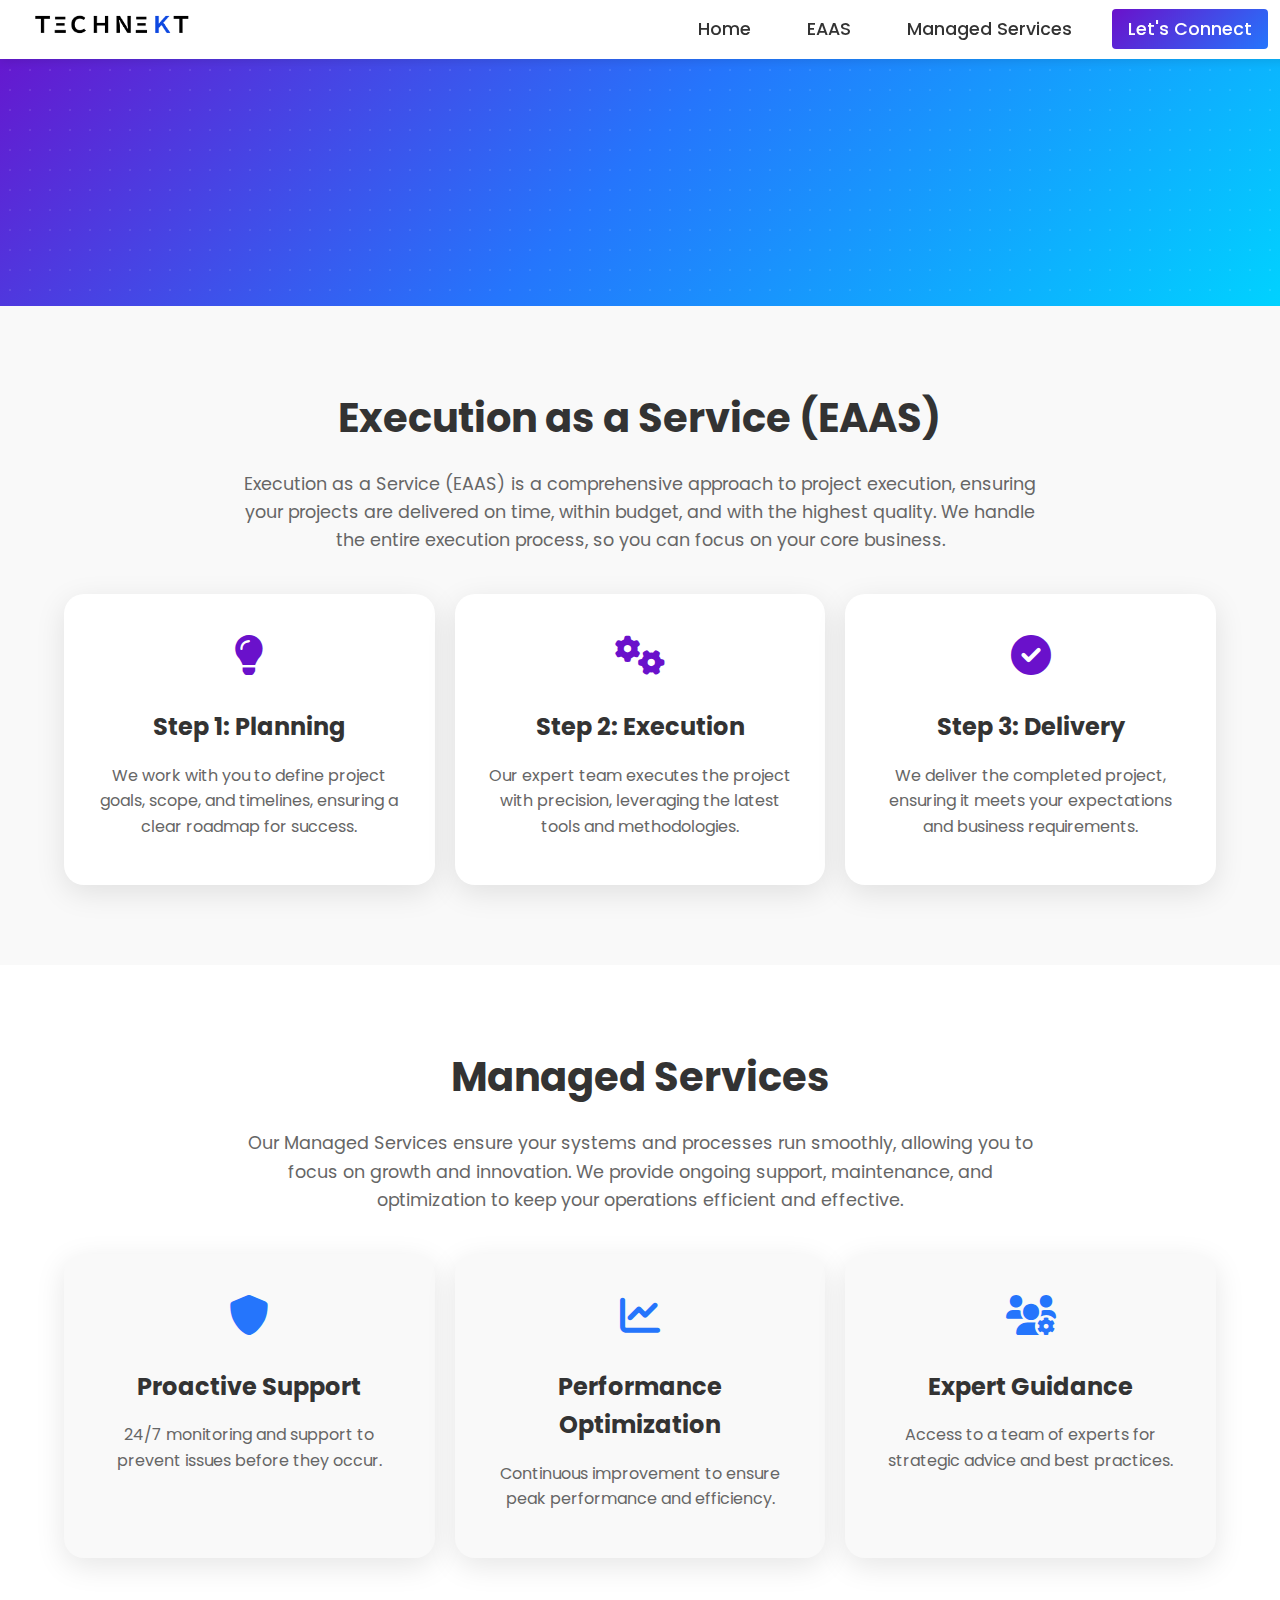
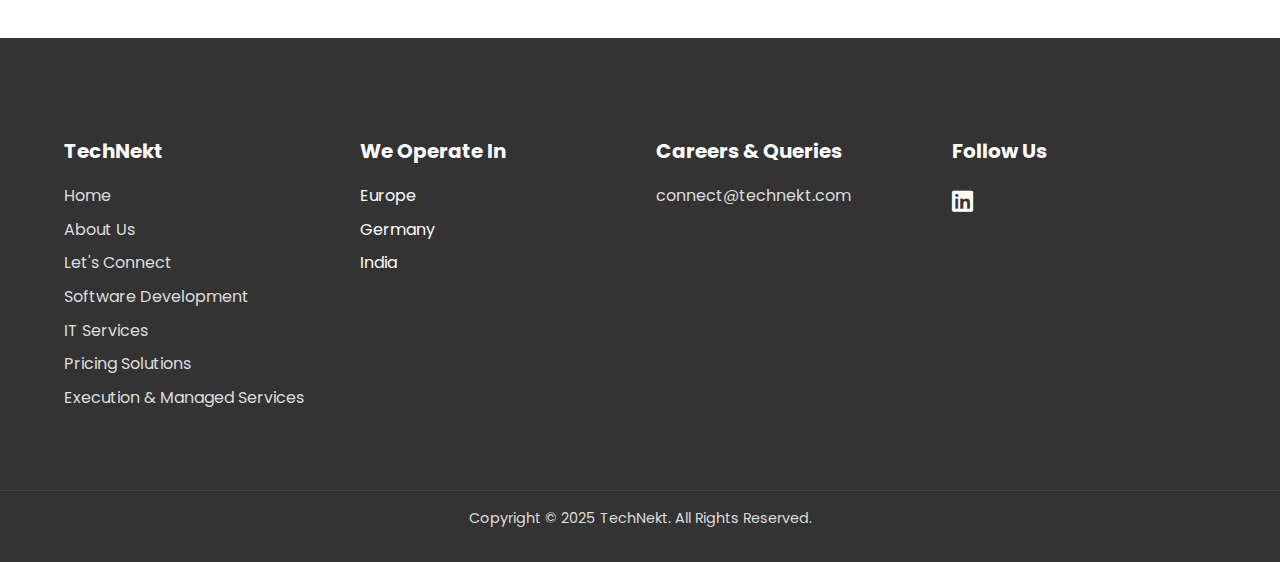
<file: expertise/eaas.html>
<!DOCTYPE html>
<html lang="en">
<head>
  <meta charset="UTF-8">
  <meta name="viewport" content="width=device-width, initial-scale=1.0">
  <title>Execution and Managed Services</title>
  <link rel="icon" type="image/png" href="../images/icon.jpeg">
  <link rel="stylesheet" href="eaas.css">
  <link href="https://fonts.googleapis.com/css2?family=Poppins:wght@300;400;500;600;700&display=swap" rel="stylesheet">
  <link rel="stylesheet" href="https://cdnjs.cloudflare.com/ajax/libs/font-awesome/6.0.0/css/all.min.css">
</head>
<body>


 <!-- Navbar -->
 <nav class="navbar">
  <div class="brand">
    <a href="../">
      <img src="../images/logo.png" alt="Company Logo" class="logo-img">
  </a>
  </div>
  <div class="hamburger" id="hamburger">
    <i class="fas fa-bars"></i>
  </div>
  <ul class="nav-links" id="nav-links">
    <li><a href="../">Home</a></li>
    <li><a href="#execution">EAAS</a></li>
    <li><a href="#msp">Managed Services</a></li>
    <li><a href="../#connect" class="nav-connect-btn">Let's Connect</a></li>
  </ul>
</nav>

  <!-- Banner Section -->
  <header class="page-banner">
    <div class="container">
      <h1 class="banner-title">Execution and Managed Services</h1>
      <p class="banner-subtitle">Delivering excellence through EAAS and Managed Services.</p>
    </div>
  </header>

  <!-- EAAS Section -->
  <section class="eaas-section" id="execution">
    <div class="container">
      <h2>Execution as a Service (EAAS)</h2>
      <p class="intro">
        Execution as a Service (EAAS) is a comprehensive approach to project execution, ensuring your projects are delivered on time, within budget, and with the highest quality. We handle the entire execution process, so you can focus on your core business.
      </p>
      <div class="steps">
        <!-- Step 1 -->
        <div class="step">
          <div class="step-icon"><i class="fas fa-lightbulb"></i></div>
          <h3>Step 1: Planning</h3>
          <p>We work with you to define project goals, scope, and timelines, ensuring a clear roadmap for success.</p>
        </div>
        <!-- Step 2 -->
        <div class="step">
          <div class="step-icon"><i class="fas fa-cogs"></i></div>
          <h3>Step 2: Execution</h3>
          <p>Our expert team executes the project with precision, leveraging the latest tools and methodologies.</p>
        </div>
        <!-- Step 3 -->
        <div class="step">
          <div class="step-icon"><i class="fas fa-check-circle"></i></div>
          <h3>Step 3: Delivery</h3>
          <p>We deliver the completed project, ensuring it meets your expectations and business requirements.</p>
        </div>
      </div>
    </div>
  </section>

  <!-- Managed Services Section -->
  <section class="managed-services-section" id="msp">
    <div class="container">
      <h2>Managed Services</h2>
      <p class="intro">
        Our Managed Services ensure your systems and processes run smoothly, allowing you to focus on growth and innovation. We provide ongoing support, maintenance, and optimization to keep your operations efficient and effective.
      </p>
      <div class="benefits">
        <div class="benefit">
          <div class="benefit-icon"><i class="fas fa-shield-alt"></i></div>
          <h3>Proactive Support</h3>
          <p>24/7 monitoring and support to prevent issues before they occur.</p>
        </div>
        <div class="benefit">
          <div class="benefit-icon"><i class="fas fa-chart-line"></i></div>
          <h3>Performance Optimization</h3>
          <p>Continuous improvement to ensure peak performance and efficiency.</p>
        </div>
        <div class="benefit">
          <div class="benefit-icon"><i class="fas fa-users-cog"></i></div>
          <h3>Expert Guidance</h3>
          <p>Access to a team of experts for strategic advice and best practices.</p>
        </div>
      </div>
    </div>
  </section>

 <!-- Footer -->
 <footer class="footer" id="footer">
  <div class="container">
    <!-- First Column: Company Name and Navbar Contents -->
    <div class="footer-column">
      <h5>TechNekt</h5>
      <ul>
        <li><a href="../">Home</a></li>
        <li><a href="../#about">About Us</a></li>
        <li><a href="../#connect">Let's Connect</a></li>
        <li><a href="../expertise/softwareDev.html">Software Development</a></li>
        <li><a href="../expertise/ourServices.html">IT Services</a></li>
        <li><a href="../expertise/pricingSolutions.html">Pricing Solutions</a></li>
        <li><a href="../expertise/eaas.html">Execution & Managed Services</a></li>
      </ul>
    </div>

    <!-- Second Column: Locations -->
    <div class="footer-column">
      <h5>We Operate In</h5>
      <ul>
        <li>Europe</li>
        <li>Germany</li>
        <li>India</li>
      </ul>
    </div>

    <!-- Third Column: Careers and Queries -->
    <div class="footer-column">
      <h5>Careers & Queries</h5>
      <ul>
        <li><a href="mailto:connect@technekt.com">connect@technekt.com</a></li>
      </ul>
    </div>

    <!-- Fourth Column: Social Media -->
    <div class="footer-column">
      <h5>Follow Us</h5>
      <ul class="social-media">
        <!-- <li><a href="#" class="social-icon"><i class="fab fa-twitter"></i></a></li>
        <li><a href="#" class="social-icon"><i class="fab fa-facebook"></i></a></li> -->
        <li><a href="#" class="social-icon"><i class="fab fa-linkedin"></i></a></li>
        <!-- <li><a href="#" class="social-icon"><i class="fab fa-instagram"></i></a></li> -->
      </ul>
    </div>
  </div>

  <!-- Copyright Notice -->
  <div class="text-center">
    <p>Copyright © 2025 TechNekt. All Rights Reserved.</p>
  </div>
</footer>

  <script src="eaas.js"></script>
</body>
</html>
</file>
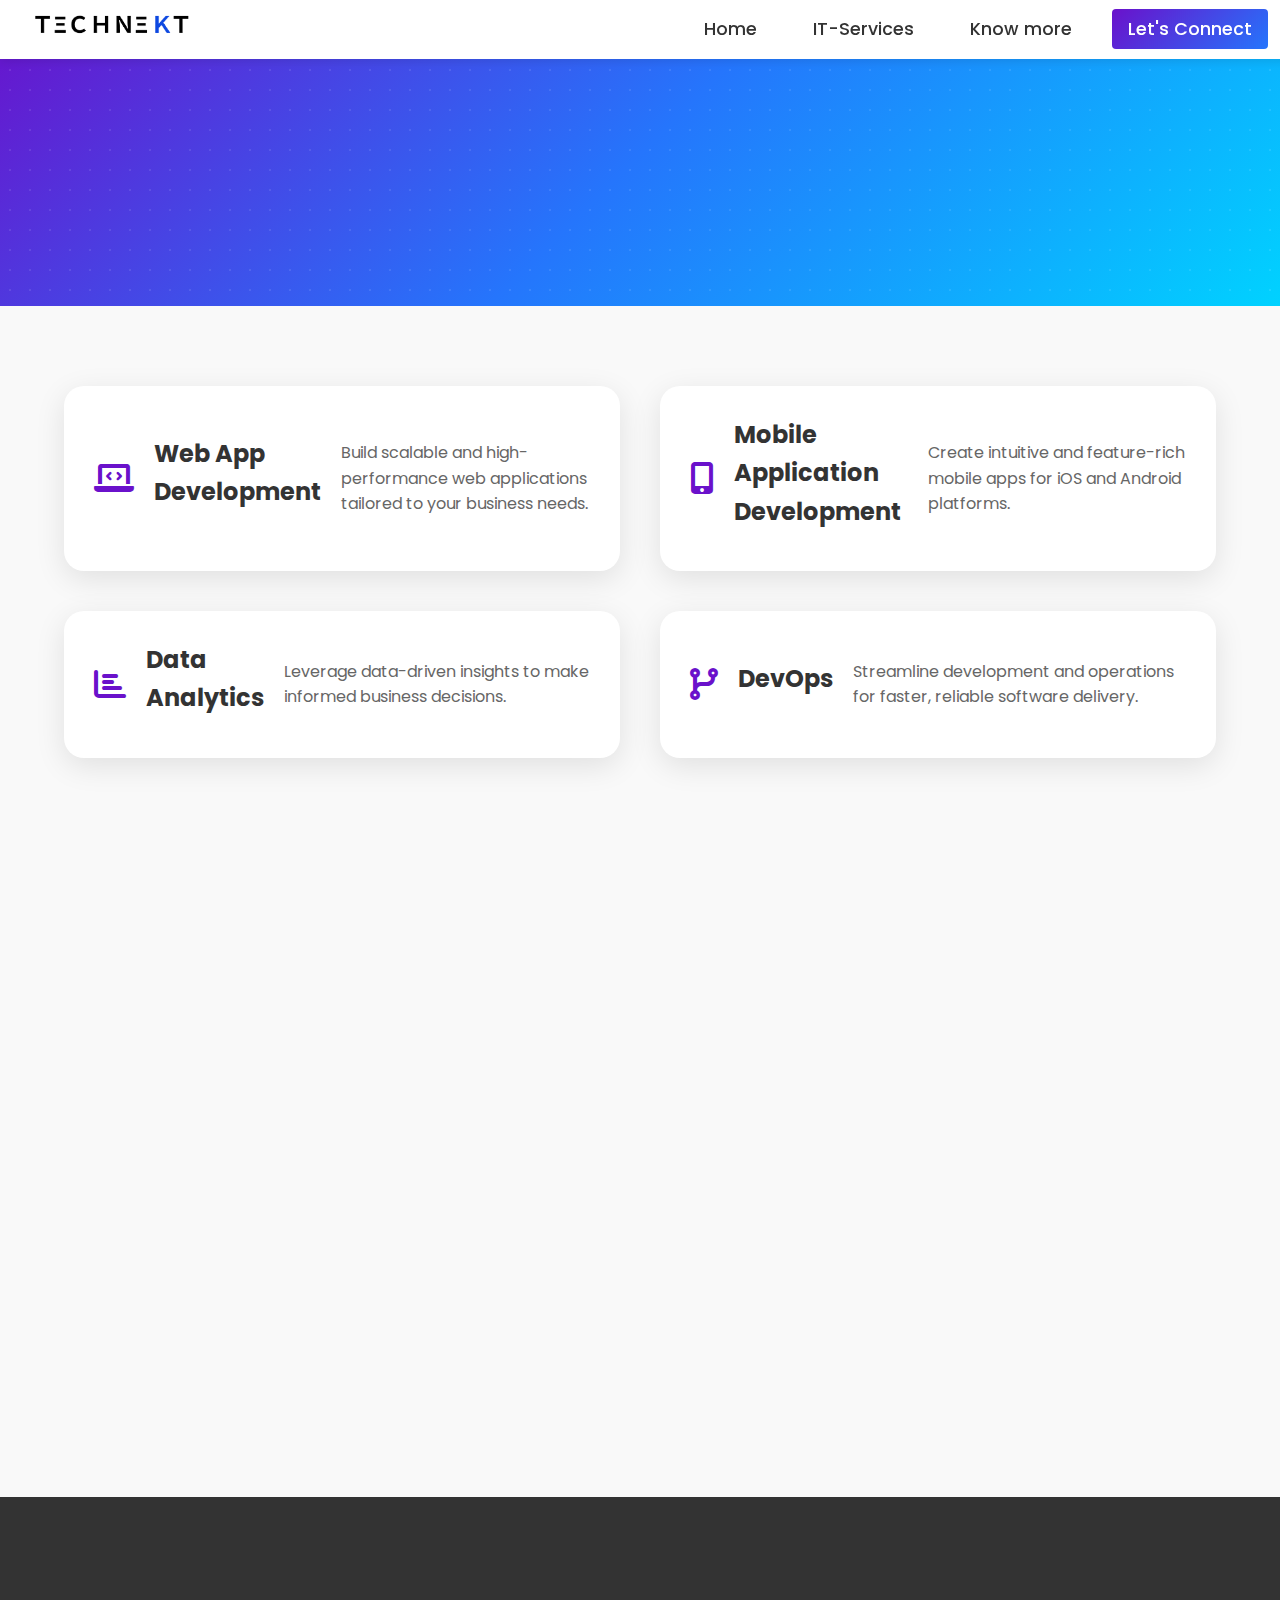
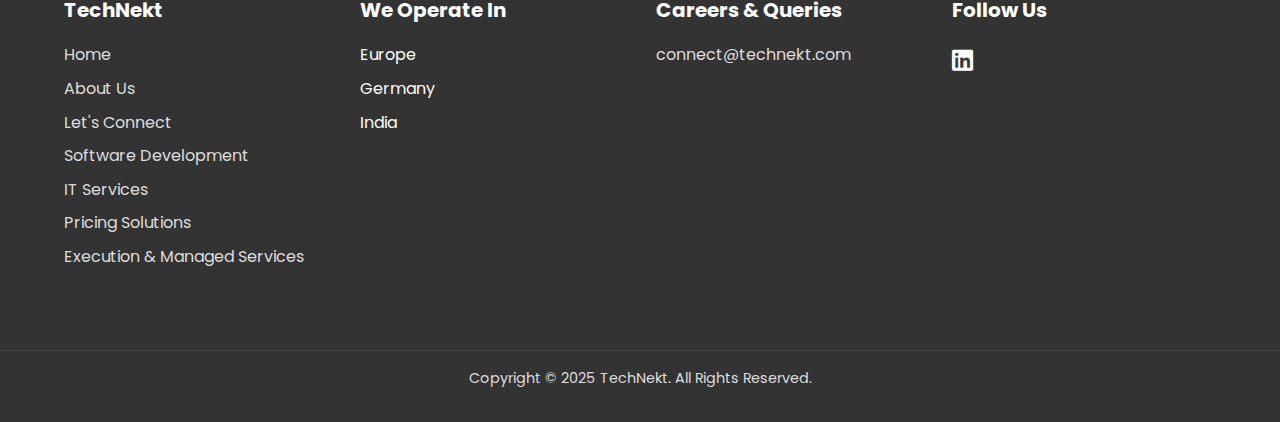
<file: expertise/ourServices.html>
<!DOCTYPE html>
<html lang="en">
<head>
  <meta charset="UTF-8">
  <meta name="viewport" content="width=device-width, initial-scale=1.0">
  <title>IT Services</title>
  <link rel="icon" type="image/png" href="../images/icon.jpeg">
  <link rel="stylesheet" href="ourServices.css">
  <link href="https://fonts.googleapis.com/css2?family=Poppins:wght@300;400;500;600;700&display=swap" rel="stylesheet">
  <link rel="stylesheet" href="https://cdnjs.cloudflare.com/ajax/libs/font-awesome/6.0.0/css/all.min.css">
</head>
<body>

  <!-- Navbar -->
  <nav class="navbar">
    <div class="brand">
      <a href="../">
        <img src="../images/logo.png" alt="Company Logo" class="logo-img">
    </a>
    </div>
    <div class="hamburger" id="hamburger">
      <i class="fas fa-bars"></i>
    </div>
    <ul class="nav-links" id="nav-links">
      <li><a href="../">Home</a></li>
      <li><a href="#it-services">IT-Services</a></li>
      <li><a href="#footer">Know more</a></li>
      <li><a href="../#connect" class="nav-connect-btn">Let's Connect</a></li>
    </ul>
  </nav>

  <!-- Page Banner -->
  <header class="page-banner">
    <div class="container">
      <h1 class="banner-title">Our Services</h1>
      <p class="banner-subtitle">Innovative solutions tailored to your business needs.</p>
    </div>
  </header>

  <!-- Services Grid -->
  <section class="services-grid" id="it-services">
    <div class="container">
      <!-- Row 1 -->
      <div class="service">
        <div class="icon"><i class="fas fa-laptop-code"></i></div>
        <h3>Web App Development</h3>
        <p>Build scalable and high-performance web applications tailored to your business needs.</p>
      </div>
      <div class="service">
        <div class="icon"><i class="fas fa-mobile-alt"></i></div>
        <h3>Mobile Application Development</h3>
        <p>Create intuitive and feature-rich mobile apps for iOS and Android platforms.</p>
      </div>

      <!-- Row 2 -->
      <div class="service">
        <div class="icon"><i class="fas fa-chart-bar"></i></div>
        <h3>Data Analytics</h3>
        <p>Leverage data-driven insights to make informed business decisions.</p>
      </div>
      <div class="service">
        <div class="icon"><i class="fas fa-code-branch"></i></div>
        <h3>DevOps</h3>
        <p>Streamline development and operations for faster, reliable software delivery.</p>
      </div>

      <!-- Row 3 -->
      <div class="service">
        <div class="icon"><i class="fas fa-palette"></i></div>
        <h3>UI/UX Design</h3>
        <p>Design user-centric interfaces that enhance user experience and engagement.</p>
      </div>
      <div class="service">
        <div class="icon"><i class="fas fa-check-circle"></i></div>
        <h3>Quality Assurance</h3>
        <p>Ensure flawless functionality and performance of your software solutions.</p>
      </div>

      <!-- Row 4 -->
      <div class="service">
        <div class="icon"><i class="fas fa-cogs"></i></div>
        <h3>Pricefx Implementation Services</h3>
        <p>Expert implementation of Pricefx to optimize your pricing strategies.</p>
      </div>
      <div class="service">
        <div class="icon"><i class="fas fa-search"></i></div>
        <h3>Pricefx Fit-To-Standard Analysis</h3>
        <p>Analyze and align your business processes with Pricefx best practices.</p>
      </div>

      <!-- Row 5 -->
      <div class="service">
        <div class="icon"><i class="fas fa-users-cog"></i></div>
        <h3>Management Services</h3>
        <p>Comprehensive management solutions to drive operational efficiency.</p>
      </div>
      <div class="service">
        <div class="icon"><i class="fas fa-rocket"></i></div>
        <h3>EAAS (Execution as a Service)</h3>
        <p>End-to-end execution services to bring your projects to life.</p>
      </div>
    </div>
  </section>

  <!-- Footer -->
  <footer class="footer" id="footer">
    <div class="container">
      <!-- First Column: Company Name and Navbar Contents -->
      <div class="footer-column">
        <h5>TechNekt</h5>
        <ul>
          <li><a href="../">Home</a></li>
          <li><a href="../#about">About Us</a></li>
          <li><a href="../#connect">Let's Connect</a></li>
          <li><a href="../expertise/softwareDev.html">Software Development</a></li>
          <li><a href="../expertise/ourServices.html">IT Services</a></li>
          <li><a href="../expertise/pricingSolutions.html">Pricing Solutions</a></li>
          <li><a href="../expertise/eaas.html">Execution & Managed Services</a></li>
        </ul>
      </div>
  
      <!-- Second Column: Locations -->
      <div class="footer-column">
        <h5>We Operate In</h5>
        <ul>
          <li>Europe</li>
          <li>Germany</li>
          <li>India</li>
        </ul>
      </div>
  
      <!-- Third Column: Careers and Queries -->
      <div class="footer-column">
        <h5>Careers & Queries</h5>
        <ul>
          <li><a href="mailto:connect@technekt.com">connect@technekt.com</a></li>
        </ul>
      </div>
  
      <!-- Fourth Column: Social Media -->
      <div class="footer-column">
        <h5>Follow Us</h5>
        <ul class="social-media">
          <!-- <li><a href="#" class="social-icon"><i class="fab fa-twitter"></i></a></li>
          <li><a href="#" class="social-icon"><i class="fab fa-facebook"></i></a></li> -->
          <li><a href="#" class="social-icon"><i class="fab fa-linkedin"></i></a></li>
          <!-- <li><a href="#" class="social-icon"><i class="fab fa-instagram"></i></a></li> -->
        </ul>
      </div>
    </div>
  
    <!-- Copyright Notice -->
    <div class="text-center">
      <p>Copyright © 2025 TechNekt. All Rights Reserved.</p>
    </div>
  </footer>

  <script src="ourServices.js"></script>
</body>
</html>
</file>
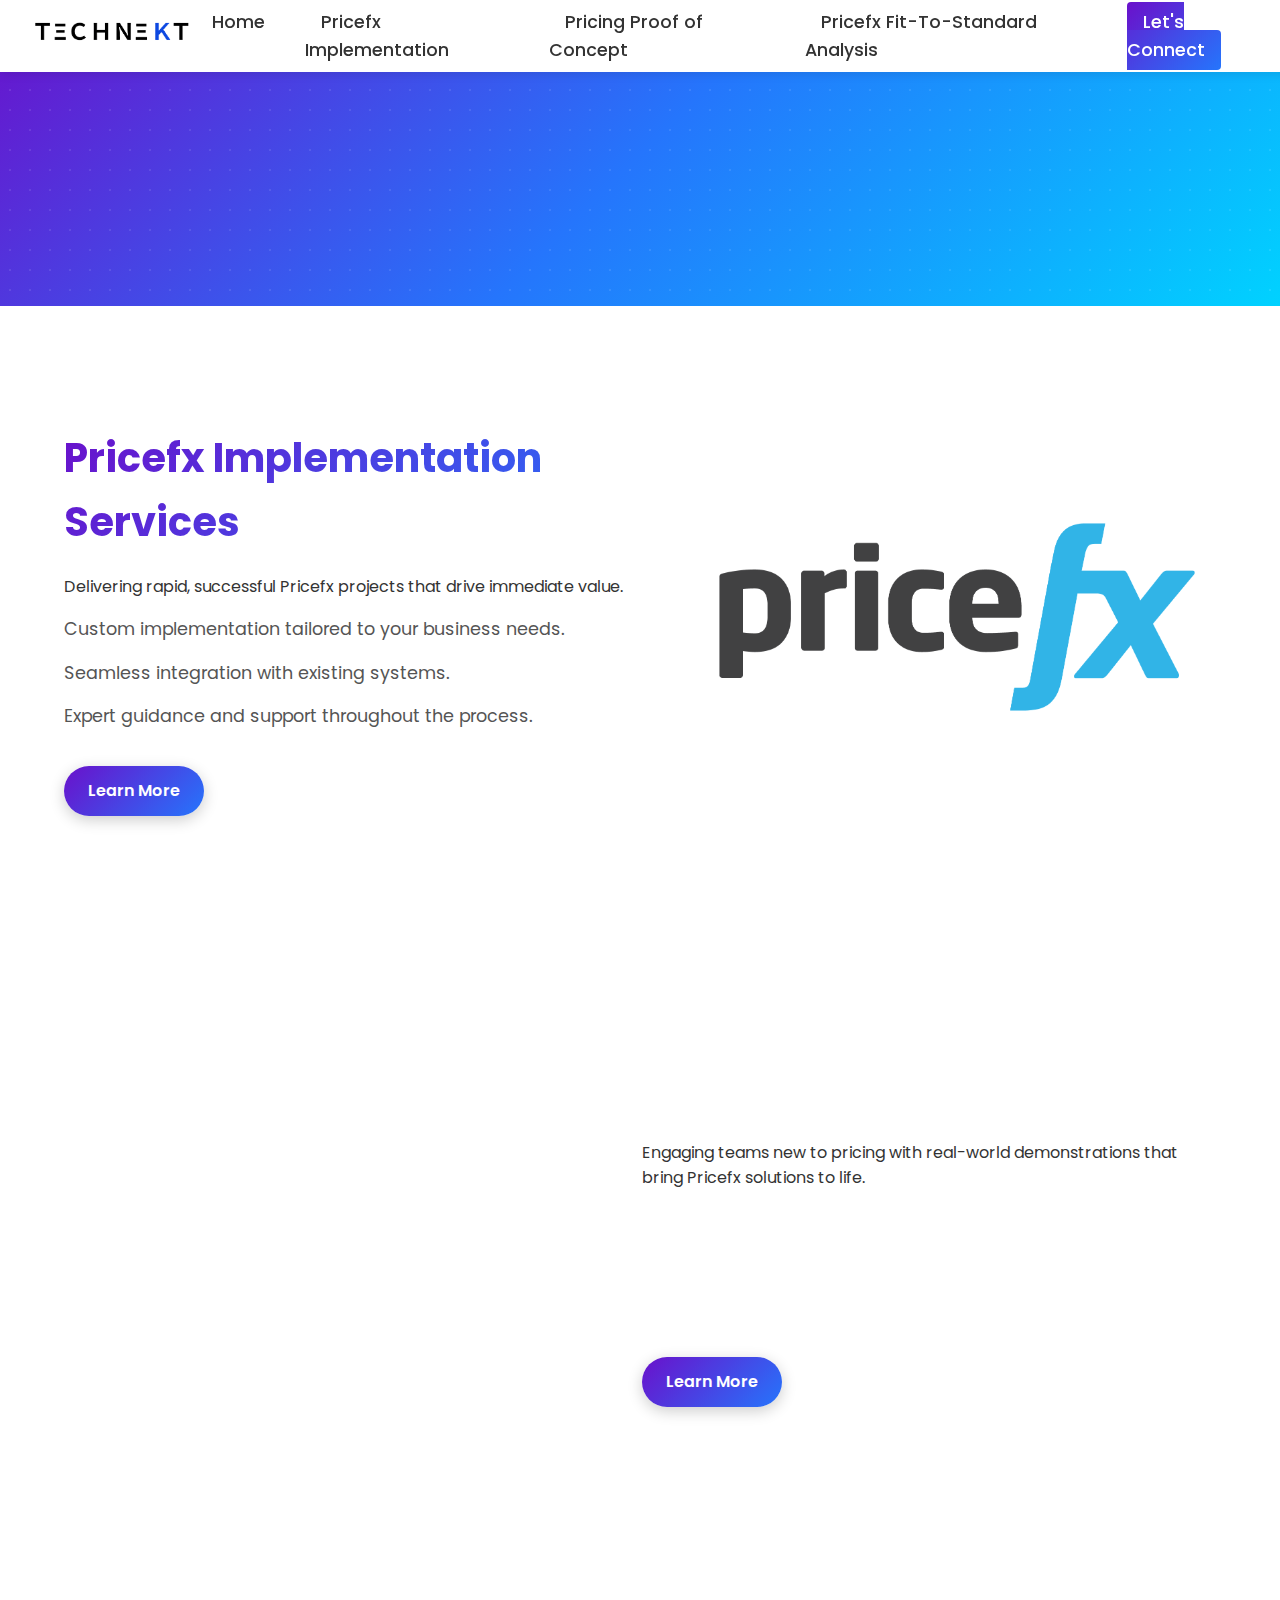
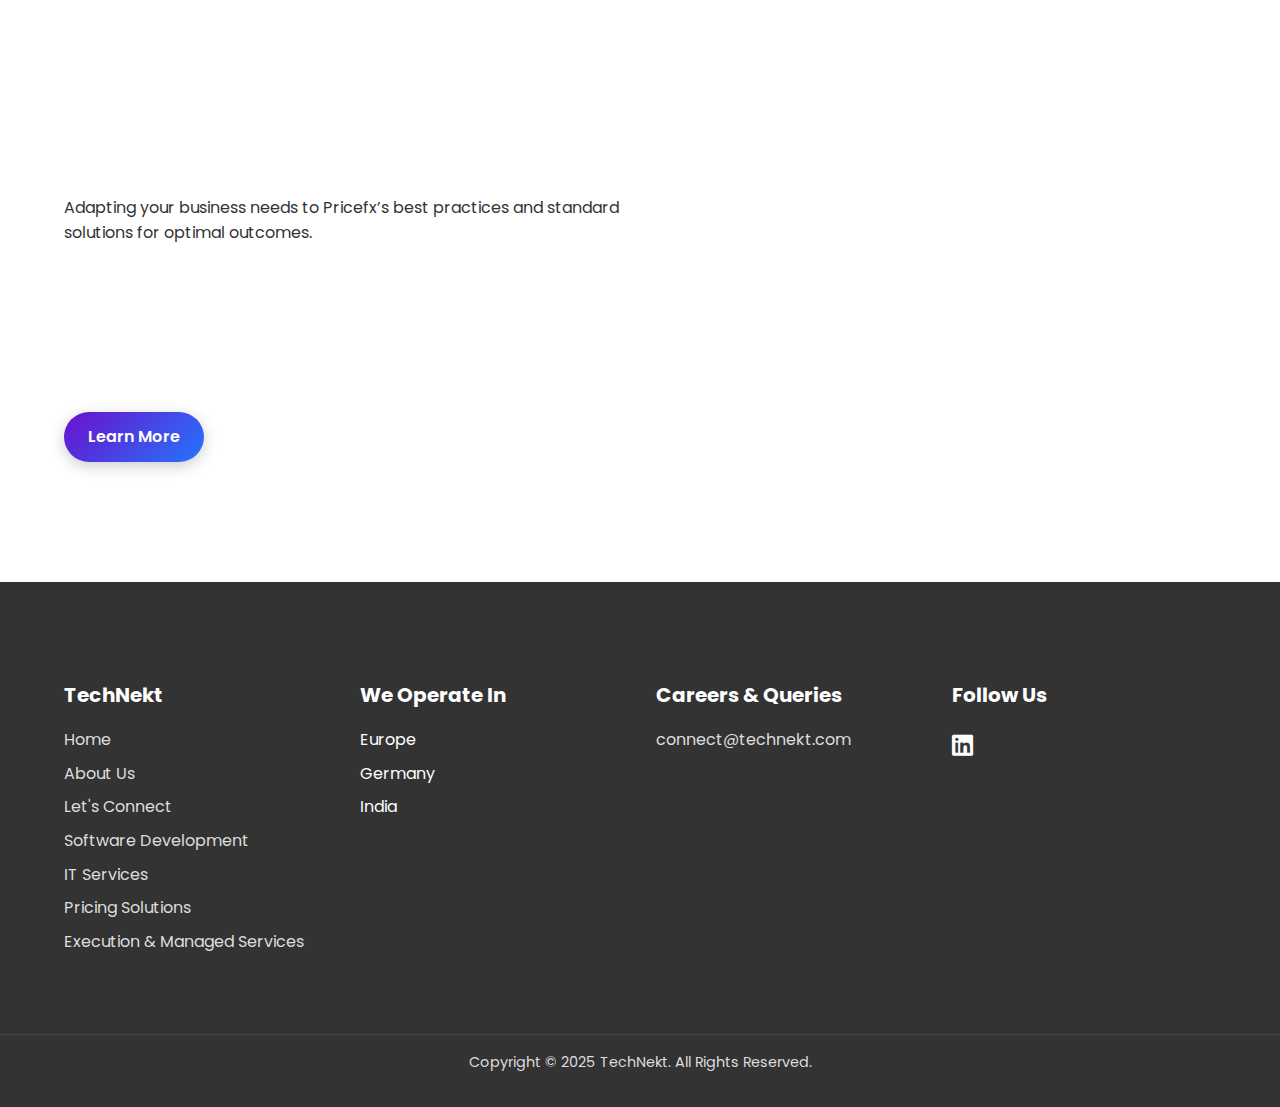
<file: expertise/pricingSolutions.html>
<!DOCTYPE html>
<html lang="en">
<head>
  <meta charset="UTF-8">
  <meta name="viewport" content="width=device-width, initial-scale=1.0">
  <title>Pricing Solutions</title>
  <link rel="icon" type="image/png" href="../images/icon.jpeg">
  <link rel="stylesheet" href="pricingSolutions.css">
  <link href="https://fonts.googleapis.com/css2?family=Poppins:wght@300;400;500;600;700&display=swap" rel="stylesheet">
  <link rel="stylesheet" href="https://cdnjs.cloudflare.com/ajax/libs/font-awesome/6.0.0/css/all.min.css">
</head>
<body>



  <!-- Navbar -->
  <nav class="navbar">
    <div class="brand">
      <a href="../">
        <img src="../images/logo.png" alt="Company Logo" class="logo-img">
    </a>
    </div>
    <div class="hamburger" id="hamburger">
      <i class="fas fa-bars"></i>
    </div>
    <ul class="nav-links" id="nav-links">
      <li><a href="../">Home</a></li>
      <li><a href="#implementation">Pricefx Implementation</a></li>
      <li><a href="#proof-of-concept">Pricing Proof of Concept</a></li>
      <li><a href="#fit-to-standard">Pricefx Fit-To-Standard Analysis</a></li>
      <li><a href="../#connect" class="nav-connect-btn">Let's Connect</a></li>
    </ul>
  </nav>


  <!-- Banner Section -->
  <header class="page-banner">
    <div class="container">
      <h1 class="banner-title">Pricing Solutions</h1>
      <p class="banner-subtitle">Unlock the power of Pricefx with our expert services.</p>
    </div>
  </header>

  <!-- Section 1: Pricefx Implementation Services -->
  <section class="scroll-section" id="implementation">
    <div class="container">
      <div class="content">
        <h2>Pricefx Implementation Services</h2>
        <p>Delivering rapid, successful Pricefx projects that drive immediate value.</p>
        <ul>
          <li>Custom implementation tailored to your business needs.</li>
          <li>Seamless integration with existing systems.</li>
          <li>Expert guidance and support throughout the process.</li>
        </ul>
        <a href="../#connect" class="cta-button">Learn More</a>
      </div>
      <div class="image-container">
        <img src="../images/pricefx1.png" alt="Pricefx Implementation">
      </div>
    </div>
  </section>

  <!-- Section 2: Pricing Proof of Concept -->
  <section class="scroll-section" id="proof-of-concept">
    <div class="container">
      <div class="image-container">
        <img src="../images/pricefx2.jpg" alt="Pricing Proof of Concept">
      </div>
      <div class="content">
        <h2>Pricing Proof of Concept</h2>
        <p>Engaging teams new to pricing with real-world demonstrations that bring Pricefx solutions to life.</p>
        <ul>
          <li>Interactive workshops and demos.</li>
          <li>Real-world use cases and scenarios.</li>
          <li>Quick validation of pricing strategies.</li>
        </ul>
        <a href="../#connect" class="cta-button">Learn More</a>
      </div>
    </div>
  </section>

  <!-- Section 3: Pricefx Fit-To-Standard Analysis -->
  <section class="scroll-section" id="fit-to-standard">
    <div class="container">
      <div class="content">
        <h2>Pricefx Fit-To-Standard Analysis</h2>
        <p>Adapting your business needs to Pricefx’s best practices and standard solutions for optimal outcomes.</p>
        <ul>
          <li>Comprehensive analysis of your business processes.</li>
          <li>Alignment with Pricefx’s best practices.</li>
          <li>Custom recommendations for optimal results.</li>
        </ul>
        <a href="../#connect" class="cta-button">Learn More</a>
      </div>
      <div class="image-container">
        <img src="../images/pricefx3.jpg" alt="Fit-To-Standard Analysis">
      </div>
    </div>
  </section>

   <!-- Footer -->
   <footer class="footer" id="footer">
    <div class="container">
      <!-- First Column: Company Name and Navbar Contents -->
      <div class="footer-column">
        <h5>TechNekt</h5>
        <ul>
          <li><a href="../">Home</a></li>
          <li><a href="../#about">About Us</a></li>
          <li><a href="../#connect">Let's Connect</a></li>
          <li><a href="../expertise/softwareDev.html">Software Development</a></li>
          <li><a href="../expertise/ourServices.html">IT Services</a></li>
          <li><a href="../expertise/pricingSolutions.html">Pricing Solutions</a></li>
          <li><a href="../expertise/eaas.html">Execution & Managed Services</a></li>
        </ul>
      </div>
  
      <!-- Second Column: Locations -->
      <div class="footer-column">
        <h5>We Operate In</h5>
        <ul>
          <li>Europe</li>
          <li>Germany</li>
          <li>India</li>
        </ul>
      </div>
  
      <!-- Third Column: Careers and Queries -->
      <div class="footer-column">
        <h5>Careers & Queries</h5>
        <ul>
          <li><a href="mailto:connect@technekt.com">connect@technekt.com</a></li>
        </ul>
      </div>
  
      <!-- Fourth Column: Social Media -->
      <div class="footer-column">
        <h5>Follow Us</h5>
        <ul class="social-media">
          <!-- <li><a href="#" class="social-icon"><i class="fab fa-twitter"></i></a></li>
          <li><a href="#" class="social-icon"><i class="fab fa-facebook"></i></a></li> -->
          <li><a href="#" class="social-icon"><i class="fab fa-linkedin"></i></a></li>
          <!-- <li><a href="#" class="social-icon"><i class="fab fa-instagram"></i></a></li> -->
        </ul>
      </div>
    </div>
  
    <!-- Copyright Notice -->
    <div class="text-center">
      <p>Copyright © 2025 TechNekt. All Rights Reserved.</p>
    </div>
  </footer>

  <script src="pricingSolutions.js"></script>
</body>
</html>
</file>
<file: expertise/eaas.css>
/* General Styles */
body {
    font-family: 'Poppins', sans-serif;
    margin: 0;
    padding: 0;
    color: #333;
    background-color: #ffffff;
    line-height: 1.6;
    overflow-x: hidden;
  }
  
  .container {
    width: 90%;
    max-width: 1200px;
    margin: 0 auto;
  }
  
  h1, h2, h3, h4 {
    margin: 0;
    font-weight: bold;
  }
  
   /* Navbar Styles */
.navbar {
  display: flex;
  justify-content: space-between;
  align-items: center;
  padding: 0.5rem 0.5rem;
  background-color: white;
  box-shadow: 0 2px 10px rgba(0, 0, 0, 0.1);
  position: fixed;
  width: 100%;
  z-index: 1000;
}

.brand {
  margin-left: 20px;
}

.logo-img {
  height: 35px;
  width: auto;
}

.nav-links {
  list-style: none;
  display: flex;
  gap: 1.5rem;
  margin: 0;
  padding: 0;
}

.nav-links a {
  color: #333;
  text-decoration: none;
  padding: 0.5rem 1rem;
  transition: color 0.3s ease;
  font-size: 1.1rem;
  font-weight: 500;
}

.nav-links a:hover {
  color: #6a11cb;
}

.nav-connect-btn {
  background: linear-gradient(135deg, #6a11cb, #2575fc);
  border-radius: 4px;
  padding: 0.5rem 1.5rem;
  color: white !important;
  text-decoration: none;
  transition: transform 0.3s ease, box-shadow 0.3s ease, background 0.3s ease;
  font-size: 1.1rem;
  font-weight: 500;
  border: none;
  margin-right: 20px; /* Added space on the right */
}

.nav-connect-btn:hover {
  transform: translateY(-3px);
  box-shadow: 0 4px 15px rgba(106, 17, 203, 0.3);
  background: linear-gradient(135deg, #2575fc, #6a11cb);
}

.hamburger {
  display: none;
  font-size: 1.5rem;
  cursor: pointer;
  color: #6a11cb;
  background: linear-gradient(135deg, #6a11cb, #2575fc);
  -webkit-background-clip: text;
  background-clip: text;
  color: transparent;
  transition: color 0.3s ease;
  padding-right: 20px;
}

.hamburger:hover {
  color: #2575fc;
}

@media (max-width: 768px) {
  .navbar {
    padding: 0.5rem 0.5rem;
  }

  .logo-img {
    height: 25px;
  }

  .nav-links {
    display: none;
    flex-direction: column;
    width: 100%;
    background-color: white;
    position: absolute;
    top: 100%;
    left: 0;
    box-shadow: 0 4px 6px rgba(0, 0, 0, 0.1);
  }

  .nav-links.active {
    display: flex;
  }

  .hamburger {
    display: block;
  }
}



  /* Page Banner */
  .page-banner {
    background: linear-gradient(135deg, #6a11cb, #2575fc, #00d2ff);
    color: #fff;
    padding: 80px 0;
    text-align: center;
    position: relative;
    overflow: hidden;
  }
  
  .page-banner::before {
    content: '';
    position: absolute;
    top: 0;
    left: 0;
    width: 100%;
    height: 100%;
    background: radial-gradient(circle, rgba(255, 255, 255, 0.1) 10%, transparent 10.01%);
    background-size: 20px 20px;
    animation: moveDots 10s linear infinite;
  }
  
  @keyframes moveDots {
    0% {
      transform: translateY(0);
    }
    100% {
      transform: translateY(-200px);
    }
  }
  
  .banner-title {
    font-size: 3rem;
    font-weight: 700;
    margin-bottom: 10px;
    opacity: 0;
    transform: translateY(50px);
    animation: fadeInUp 1.5s ease-out 0.5s forwards;
  }
  
  .banner-subtitle {
    font-size: 1.2rem;
    opacity: 0;
    transform: translateY(50px);
    animation: fadeInUp 1.5s ease-out 1s forwards;
  }
  
  @keyframes fadeInUp {
    to {
      opacity: 1;
      transform: translateY(0);
    }
  }
  
  /* EAAS Section */
  .eaas-section {
    padding: 80px 0;
    background: #f9f9f9;
  }
  
  .eaas-section h2 {
    font-size: 2.5rem;
    text-align: center;
    margin-bottom: 20px;
    color: #333;
  }
  
  .eaas-section .intro {
    font-size: 1.1rem;
    text-align: center;
    max-width: 800px;
    margin: 0 auto 40px;
    color: #666;
  }
  
  .steps {
    display: flex;
    justify-content: space-between;
    gap: 20px;
  }
  
  .step {
    flex: 1;
    background: #fff;
    padding: 30px;
    border-radius: 20px;
    box-shadow: 0 8px 30px rgba(0, 0, 0, 0.1);
    text-align: center;
    transition: transform 0.3s ease, box-shadow 0.3s ease;
  }
  
  .step:hover {
    transform: translateY(-10px);
    box-shadow: 0 12px 40px rgba(0, 0, 0, 0.2);
  }
  
  .step-icon {
    font-size: 2.5rem;
    color: #6a11cb;
    margin-bottom: 20px;
  }
  
  .step h3 {
    font-size: 1.5rem;
    margin-bottom: 10px;
    color: #333;
  }
  
  .step p {
    font-size: 1rem;
    color: #666;
  }
  
  /* Managed Services Section */
  .managed-services-section {
    padding: 80px 0;
    background: #fff;
  }
  
  .managed-services-section h2 {
    font-size: 2.5rem;
    text-align: center;
    margin-bottom: 20px;
    color: #333;
  }
  
  .managed-services-section .intro {
    font-size: 1.1rem;
    text-align: center;
    max-width: 800px;
    margin: 0 auto 40px;
    color: #666;
  }
  
  .benefits {
    display: flex;
    justify-content: space-between;
    gap: 20px;
  }
  
  .benefit {
    flex: 1;
    background: #f9f9f9;
    padding: 30px;
    border-radius: 20px;
    box-shadow: 0 8px 30px rgba(0, 0, 0, 0.1);
    text-align: center;
    transition: transform 0.3s ease, box-shadow 0.3s ease;
  }
  
  .benefit:hover {
    transform: translateY(-10px);
    box-shadow: 0 12px 40px rgba(0, 0, 0, 0.2);
  }
  
  .benefit-icon {
    font-size: 2.5rem;
    color: #2575fc;
    margin-bottom: 20px;
  }
  
  .benefit h3 {
    font-size: 1.5rem;
    margin-bottom: 10px;
    color: #333;
  }
  
  .benefit p {
    font-size: 1rem;
    color: #666;
  }
  
    /* Footer Styles */
.footer {
  background-color: #333;
  color: white;
  padding: 4rem 0 2rem 0;
}

.footer .container {
  display: flex;
  flex-wrap: wrap;
  justify-content: space-between;
  gap: 2rem;
  max-width: 1200px;
  margin: 0 auto;
  padding: 0 20px;
}

.footer .footer-column {
  flex: 1;
  min-width: 200px; /* Ensures columns don't get too narrow */
  margin-bottom: 2rem; /* Adds space between columns on smaller screens */
  text-align: left; /* Align text to the left */
}

.footer h5 {
  font-size: 1.25rem;
  margin-bottom: 1rem;
  color: #fff;
}

.footer ul {
  padding-left: 0;
  list-style: none;
}

.footer ul li {
  margin-bottom: 0.5rem;
}

.footer ul li a {
  color: #ddd;
  text-decoration: none;
  transition: color 0.3s ease;
}

.footer ul li a:hover {
  color: #6a11cb;
}

.social-media {
  display: flex;
  gap: 1rem;
}

.social-media .social-icon {
  color: #fff;
  font-size: 1.5rem;
  transition: color 0.3s ease, transform 0.3s ease;
}

.social-media .social-icon:hover {
  color: #6a11cb;
  transform: translateY(-5px);
}

.footer .text-center {
  margin-top: 2rem;
  border-top: 1px solid #444;
  padding-top: 1rem;
  flex: 0 0 100%; /* Makes the copyright notice span the full width */
  text-align: center; /* Center the copyright text */
}

.footer .text-center p {
  margin: 0;
  color: #ddd;
  font-size: 0.9rem;
}

/* Responsive Footer */
@media (max-width: 768px) {
  .footer .container {
    flex-direction: column;
    align-items: flex-start; /* Align columns to the left */
    text-align: left; /* Align text to the left */
  }

  .footer .footer-column {
    flex: 0 0 100%;
    max-width: 100%;
    margin-bottom: 1.5rem; /* Adds space between columns on smaller screens */
  }

  .social-media {
    justify-content: flex-start; /* Align social icons to the left */
  }
}





  
  /* Responsive Design */
  @media (max-width: 768px) {
    .steps, .benefits {
      flex-direction: column;
    }
  
    .step, .benefit {
      margin-bottom: 20px;
    }
  }
</file>
<file: expertise/ourServices.css>
/* General Styles */
body {
    font-family: 'Poppins', sans-serif;
    margin: 0;
    padding: 0;
    color: #333;
    background-color: #ffffff;
    line-height: 1.6;
    overflow-x: hidden;
  }
  
  .container {
    width: 90%;
    max-width: 1200px;
    margin: 0 auto;
  }
  
  h1, h2, h3, h4 {
    margin: 0;
    font-weight: bold;
  }
  
  /* Navbar Styles */
.navbar {
  display: flex;
  justify-content: space-between;
  align-items: center;
  padding: 0.5rem 0.5rem;
  background-color: white;
  box-shadow: 0 2px 10px rgba(0, 0, 0, 0.1);
  position: fixed;
  width: 100%;
  z-index: 1000;
}

.brand {
  margin-left: 20px;
}

.logo-img {
  height: 35px;
  width: auto;
}

.nav-links {
  list-style: none;
  display: flex;
  gap: 1.5rem;
  margin: 0;
  padding: 0;
}

.nav-links a {
  color: #333;
  text-decoration: none;
  padding: 0.5rem 1rem;
  transition: color 0.3s ease;
  font-size: 1.1rem;
  font-weight: 500;
}

.nav-links a:hover {
  color: #6a11cb;
}

.nav-connect-btn {
  background: linear-gradient(135deg, #6a11cb, #2575fc);
  border-radius: 4px;
  padding: 0.5rem 1.5rem;
  color: white !important;
  text-decoration: none;
  transition: transform 0.3s ease, box-shadow 0.3s ease, background 0.3s ease;
  font-size: 1.1rem;
  font-weight: 500;
  border: none;
  margin-right: 20px; /* Added space on the right */
}

.nav-connect-btn:hover {
  transform: translateY(-3px);
  box-shadow: 0 4px 15px rgba(106, 17, 203, 0.3);
  background: linear-gradient(135deg, #2575fc, #6a11cb);
}

.hamburger {
  display: none;
  font-size: 1.5rem;
  cursor: pointer;
  color: #6a11cb;
  background: linear-gradient(135deg, #6a11cb, #2575fc);
  -webkit-background-clip: text;
  background-clip: text;
  color: transparent;
  transition: color 0.3s ease;
  padding-right: 20px;
}

.hamburger:hover {
  color: #2575fc;
}

@media (max-width: 768px) {
  .navbar {
    padding: 0.5rem 0.5rem;
  }

  .logo-img {
    height: 25px;
  }

  .nav-links {
    display: none;
    flex-direction: column;
    width: 100%;
    background-color: white;
    position: absolute;
    top: 100%;
    left: 0;
    box-shadow: 0 4px 6px rgba(0, 0, 0, 0.1);
  }

  .nav-links.active {
    display: flex;
  }

  .hamburger {
    display: block;
  }
}
  
  /* Page Banner */
  .page-banner {
    background: linear-gradient(135deg, #6a11cb, #2575fc, #00d2ff);
    color: #fff;
    padding: 80px 0;
    text-align: center;
    position: relative;
    overflow: hidden;
  }
  
  .page-banner::before {
    content: '';
    position: absolute;
    top: 0;
    left: 0;
    width: 100%;
    height: 100%;
    background: radial-gradient(circle, rgba(255, 255, 255, 0.1) 10%, transparent 10.01%);
    background-size: 20px 20px;
    animation: moveDots 10s linear infinite;
  }
  
  @keyframes moveDots {
    0% {
      transform: translateY(0);
    }
    100% {
      transform: translateY(-200px);
    }
  }
  
  .banner-title {
    font-size: 3rem;
    font-weight: 700;
    margin-bottom: 10px;
    opacity: 0;
    transform: translateY(50px);
    animation: fadeInUp 1.5s ease-out 0.5s forwards;
  }
  
  .banner-subtitle {
    font-size: 1.2rem;
    opacity: 0;
    transform: translateY(50px);
    animation: fadeInUp 1.5s ease-out 1s forwards;
  }
  
  @keyframes fadeInUp {
    to {
      opacity: 1;
      transform: translateY(0);
    }
  }
  
  /* Services Grid */
  .services-grid {
    padding: 80px 0;
    background: #f9f9f9;
  }
  
  .services-grid .container {
    display: grid;
    grid-template-columns: repeat(2, 1fr);
    gap: 40px;
  }
  
  .service {
    display: flex;
    align-items: center;
    gap: 20px;
    padding: 30px;
    background: #fff;
    border-radius: 20px;
    box-shadow: 0 8px 30px rgba(0, 0, 0, 0.1);
    transition: transform 0.3s ease, box-shadow 0.3s ease, background 0.3s ease;
    opacity: 0;
    transform: translateY(50px);
    transition: opacity 0.8s ease, transform 0.8s ease;
  }
  
  .service.in-view {
    opacity: 1;
    transform: translateY(0);
  }
  
  .service:hover {
    transform: translateY(-10px);
    box-shadow: 0 12px 40px rgba(106, 17, 203, 0.3);
    background: linear-gradient(135deg, #f9f9f9, #ffffff);
  }
  
  .service .icon {
    font-size: 2rem;
    color: #6a11cb;
    transition: color 0.3s ease;
  }
  
  .service:hover .icon {
    color: #2575fc;
  }
  
  .service h3 {
    font-size: 1.5rem;
    margin-bottom: 10px;
    color: #333;
    transition: color 0.3s ease;
  }
  
  .service:hover h3 {
    color: #6a11cb;
  }
  
  .service p {
    font-size: 1rem;
    color: #666;
    line-height: 1.6;
    transition: color 0.3s ease;
  }
  
  .service:hover p {
    color: #444;
  }
  
  /* Footer Styles */
.footer {
  background-color: #333;
  color: white;
  padding: 4rem 0 2rem 0;
}

.footer .container {
  display: flex;
  flex-wrap: wrap;
  justify-content: space-between;
  gap: 2rem;
  max-width: 1200px;
  margin: 0 auto;
  padding: 0 20px;
}

.footer .footer-column {
  flex: 1;
  min-width: 200px; /* Ensures columns don't get too narrow */
  margin-bottom: 2rem; /* Adds space between columns on smaller screens */
  text-align: left; /* Align text to the left */
}

.footer h5 {
  font-size: 1.25rem;
  margin-bottom: 1rem;
  color: #fff;
}

.footer ul {
  padding-left: 0;
  list-style: none;
}

.footer ul li {
  margin-bottom: 0.5rem;
}

.footer ul li a {
  color: #ddd;
  text-decoration: none;
  transition: color 0.3s ease;
}

.footer ul li a:hover {
  color: #6a11cb;
}

.social-media {
  display: flex;
  gap: 1rem;
}

.social-media .social-icon {
  color: #fff;
  font-size: 1.5rem;
  transition: color 0.3s ease, transform 0.3s ease;
}

.social-media .social-icon:hover {
  color: #6a11cb;
  transform: translateY(-5px);
}

.footer .text-center {
  margin-top: 2rem;
  border-top: 1px solid #444;
  padding-top: 1rem;
  flex: 0 0 100%; /* Makes the copyright notice span the full width */
  text-align: center; /* Center the copyright text */
}

.footer .text-center p {
  margin: 0;
  color: #ddd;
  font-size: 0.9rem;
}

/* Responsive Footer */
@media (max-width: 768px) {
  .footer .container {
    flex-direction: column;
    align-items: flex-start; /* Align columns to the left */
    text-align: left; /* Align text to the left */
  }

  .footer .footer-column {
    flex: 0 0 100%;
    max-width: 100%;
    margin-bottom: 1.5rem; /* Adds space between columns on smaller screens */
  }

  .social-media {
    justify-content: flex-start; /* Align social icons to the left */
  }
}
  
  /* Responsive Design */
  @media (max-width: 768px) {
    .services-grid .container {
      grid-template-columns: 1fr;
    }
  
    .service {
      flex-direction: column;
      text-align: center;
    }
  }
</file>
<file: expertise/pricingSolutions.css>
/* General Styles */
body {
    font-family: 'Poppins', sans-serif;
    margin: 0;
    padding: 0;
    color: #333;
    background-color: #ffffff;
    line-height: 1.6;
    overflow-x: hidden;
  }
  
  .container {
    width: 90%;
    max-width: 1200px;
    margin: 0 auto;
  }
  
  h1, h2, h3, h4 {
    margin: 0;
    font-weight: bold;
  }
  
  /* Navbar Styles */
.navbar {
  display: flex;
  justify-content: space-between;
  align-items: center;
  padding: 0.5rem 0.5rem;
  background-color: white;
  box-shadow: 0 2px 10px rgba(0, 0, 0, 0.1);
  position: fixed;
  width: 100%;
  z-index: 1000;
}

.brand {
  margin-left: 20px;
}

.logo-img {
  height: 35px;
  width: auto;
}

.nav-links {
  list-style: none;
  display: flex;
  gap: 1.5rem;
  margin: 0;
  padding: 0;
}

.nav-links a {
  color: #333;
  text-decoration: none;
  padding: 0.5rem 1rem;
  transition: color 0.3s ease;
  font-size: 1.1rem;
  font-weight: 500;
}

.nav-links a:hover {
  color: #6a11cb;
}

.nav-connect-btn {
  background: linear-gradient(135deg, #6a11cb, #2575fc);
  border-radius: 4px;
  padding: 0.5rem 1.5rem;
  color: white !important;
  text-decoration: none;
  transition: transform 0.3s ease, box-shadow 0.3s ease, background 0.3s ease;
  font-size: 1.1rem;
  font-weight: 500;
  border: none;
  margin-right: 20px; /* Added space on the right */
}

.nav-connect-btn:hover {
  transform: translateY(-3px);
  box-shadow: 0 4px 15px rgba(106, 17, 203, 0.3);
  background: linear-gradient(135deg, #2575fc, #6a11cb);
}

.hamburger {
  display: none;
  font-size: 1.5rem;
  cursor: pointer;
  color: #6a11cb;
  background: linear-gradient(135deg, #6a11cb, #2575fc);
  -webkit-background-clip: text;
  background-clip: text;
  color: transparent;
  transition: color 0.3s ease;
  padding-right: 20px;
}

.hamburger:hover {
  color: #2575fc;
}

@media (max-width: 768px) {
  .navbar {
    padding: 0.5rem 0.5rem;
  }

  .logo-img {
    height: 25px;
  }

  .nav-links {
    display: none;
    flex-direction: column;
    width: 100%;
    background-color: white;
    position: absolute;
    top: 100%;
    left: 0;
    box-shadow: 0 4px 6px rgba(0, 0, 0, 0.1);
  }

  .nav-links.active {
    display: flex;
  }

  .hamburger {
    display: block;
  }
}
  
  /* Page Banner */
.page-banner {
    background: linear-gradient(135deg, #6a11cb, #2575fc, #00d2ff);
    color: #fff;
    padding: 80px 0;
    text-align: center;
    position: relative;
    overflow: hidden;
  }
  
  .page-banner::before {
    content: '';
    position: absolute;
    top: 0;
    left: 0;
    width: 100%;
    height: 100%;
    background: radial-gradient(circle, rgba(255, 255, 255, 0.1) 10%, transparent 10.01%);
    background-size: 20px 20px;
    animation: moveDots 10s linear infinite;
  }
  
  @keyframes moveDots {
    0% {
      transform: translateY(0);
    }
    100% {
      transform: translateY(-200px);
    }
  }
  
  .banner-title {
    font-size: 3rem;
    font-weight: 700;
    margin-bottom: 10px;
    opacity: 0;
    transform: translateY(50px);
    animation: fadeInUp 1.5s ease-out 0.5s forwards;
  }
  
  .banner-subtitle {
    font-size: 1.2rem;
    opacity: 0;
    transform: translateY(50px);
    animation: fadeInUp 1.5s ease-out 1s forwards;
  }
  
  @keyframes fadeInUp {
    to {
      opacity: 1;
      transform: translateY(0);
    }
  }
  
  /* Scroll Sections */
  .scroll-section {
    padding: 120px 0;
    display: flex;
    align-items: center;
    justify-content: space-between;
    background: #ffffff;
  }
  
  .scroll-section .container {
    display: flex;
    align-items: center;
    justify-content: space-between;
    gap: 60px;
  }
  
  .scroll-section .content {
    max-width: 50%;
  }
  
  .scroll-section h2 {
    font-size: 2.5rem;
    margin-bottom: 20px;
    color: #333;
    background: linear-gradient(135deg, #6a11cb, #2575fc);
    -webkit-background-clip: text;
    background-clip: text;
    color: transparent;
    opacity: 0;
    transform: translateY(20px);
    transition: opacity 0.8s ease, transform 0.8s ease;
  }
  
  .scroll-section ul {
    list-style: none;
    padding: 0;
  }
  
  .scroll-section ul li {
    font-size: 1.1rem;
    margin: 15px 0;
    line-height: 1.6;
    color: #555;
    opacity: 0;
    transform: translateX(-20px);
    transition: opacity 0.8s ease, transform 0.8s ease;
  }
  
  .scroll-section.in-view h2,
  .scroll-section.in-view ul li {
    opacity: 1;
    transform: translateX(0);
  }
  
  .scroll-section .image-container {
    max-width: 45%;
    border-radius: 20px;
    overflow: hidden;
    box-shadow: 0 8px 30px rgba(255, 255, 255, 0.1);
    opacity: 0;
    transform: translateX(20px);
    transition: opacity 0.8s ease, transform 0.8s ease;
  }
  
  .scroll-section.in-view .image-container {
    opacity: 1;
    transform: translateX(0);
  }
  
  .scroll-section img {
    width: 100%;
    border-radius: 20px;
    transition: transform 0.5s ease;
  }
  
  .scroll-section img:hover {
    transform: scale(1.05);
  }
  
  .cta-button {
    display: inline-block;
    margin-top: 20px;
    padding: 12px 24px;
    font-size: 1rem;
    font-weight: 600;
    color: #fff;
    background: linear-gradient(135deg, #6a11cb, #2575fc);
    border-radius: 50px;
    text-decoration: none;
    box-shadow: 0 4px 15px rgba(0, 0, 0, 0.2);
    transition: transform 0.3s ease, box-shadow 0.3s ease;
  }
  
  .cta-button:hover {
    transform: translateY(-3px);
    box-shadow: 0 8px 20px rgba(0, 0, 0, 0.3);
  }
  
  /* Footer Styles */
.footer {
  background-color: #333;
  color: white;
  padding: 4rem 0 2rem 0;
}

.footer .container {
  display: flex;
  flex-wrap: wrap;
  justify-content: space-between;
  gap: 2rem;
  max-width: 1200px;
  margin: 0 auto;
  padding: 0 20px;
}

.footer .footer-column {
  flex: 1;
  min-width: 200px; /* Ensures columns don't get too narrow */
  margin-bottom: 2rem; /* Adds space between columns on smaller screens */
  text-align: left; /* Align text to the left */
}

.footer h5 {
  font-size: 1.25rem;
  margin-bottom: 1rem;
  color: #fff;
}

.footer ul {
  padding-left: 0;
  list-style: none;
}

.footer ul li {
  margin-bottom: 0.5rem;
}

.footer ul li a {
  color: #ddd;
  text-decoration: none;
  transition: color 0.3s ease;
}

.footer ul li a:hover {
  color: #6a11cb;
}

.social-media {
  display: flex;
  gap: 1rem;
}

.social-media .social-icon {
  color: #fff;
  font-size: 1.5rem;
  transition: color 0.3s ease, transform 0.3s ease;
}

.social-media .social-icon:hover {
  color: #6a11cb;
  transform: translateY(-5px);
}

.footer .text-center {
  margin-top: 2rem;
  border-top: 1px solid #444;
  padding-top: 1rem;
  flex: 0 0 100%; /* Makes the copyright notice span the full width */
  text-align: center; /* Center the copyright text */
}

.footer .text-center p {
  margin: 0;
  color: #ddd;
  font-size: 0.9rem;
}

/* Responsive Footer */
@media (max-width: 768px) {
  .footer .container {
    flex-direction: column;
    align-items: flex-start; /* Align columns to the left */
    text-align: left; /* Align text to the left */
  }

  .footer .footer-column {
    flex: 0 0 100%;
    max-width: 100%;
    margin-bottom: 1.5rem; /* Adds space between columns on smaller screens */
  }

  .social-media {
    justify-content: flex-start; /* Align social icons to the left */
  }
}






  
  /* Responsive Design */
  @media (max-width: 768px) {
    .scroll-section {
      flex-direction: column;
      text-align: center;
      padding: 80px 0;
    }
  
    .scroll-section .content,
    .scroll-section .image-container {
      max-width: 100%;
    }
  
    .scroll-section .container {
      flex-direction: column;
      gap: 30px;
    }
  
    .scroll-section .image-container {
      order: -1;
    }
  
    .scroll-section h2 {
      font-size: 2rem;
    }
  
    .scroll-section ul li {
      font-size: 1rem;
    }
  }
  
  @media (max-width: 480px) {
    .scroll-section h2 {
      font-size: 1.8rem;
    }
  
    .scroll-section ul li {
      font-size: 0.9rem;
    }
  
    .cta-button {
      font-size: 0.9rem;
      padding: 10px 20px;
    }
  }
</file>
